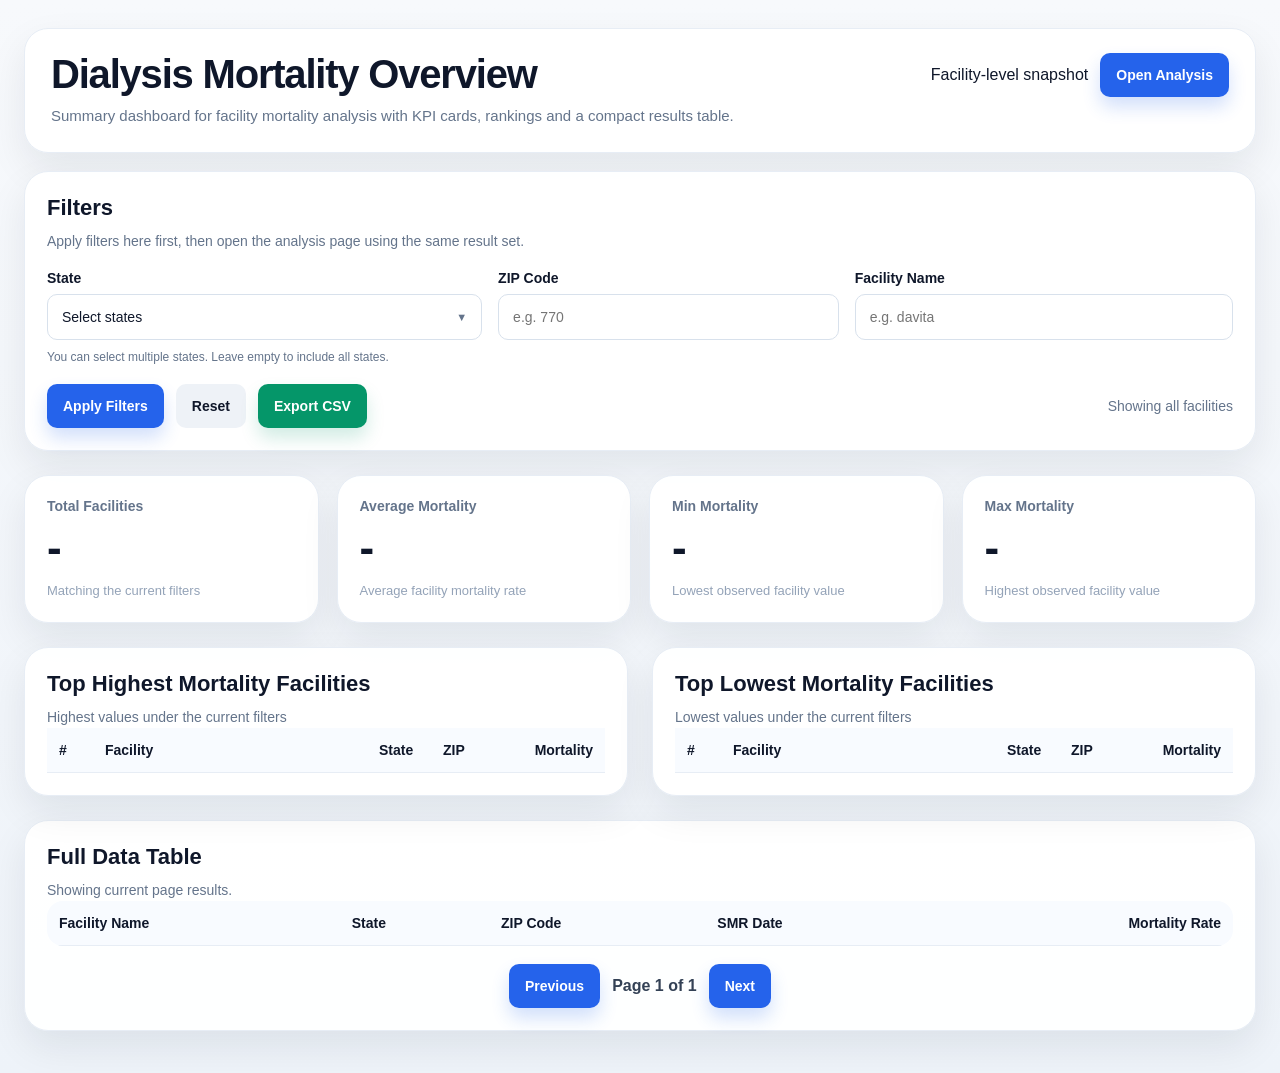
<file: section_c/frontend/index.html>
<!DOCTYPE html>
<html lang="en">
<head>
    <meta charset="UTF-8">
    <meta name="viewport" content="width=device-width, initial-scale=1.0">
    <title>Dialysis Mortality Overview</title>
    <link rel="stylesheet" href="style.css">
</head>
<body>
    <div class="page-shell">
        <header class="page-header">
            <div class="page-header-copy">
                <h1>Dialysis Mortality Overview</h1>
                <p class="page-subtitle">
                    Summary dashboard for facility mortality analysis with KPI cards, rankings and a compact results table.
                </p>
            </div>

            <div class="page-header-actions">
                <span class="soft-badge">Facility-level snapshot</span>
                <a id="analysisPageLink" class="btn btn-primary" href="analysis.html">Open Analysis</a>
            </div>
        </header>

        <section class="dashboard-panel filter-bar-card">
            <div class="card-header-row">
                <div>
                    <h2>Filters</h2>
                    <p class="muted-text">
                        Apply filters here first, then open the analysis page using the same result set.
                    </p>
                </div>
            </div>

            <div class="filter-bar-grid">
                <div class="filter-item">
                    <label for="stateDropdownBtn">State</label>
                    <div class="custom-multi-select" id="stateDropdown">
                        <button type="button" id="stateDropdownBtn" class="custom-multi-select-btn">
                            Select states
                        </button>

                        <div id="stateDropdownMenu" class="custom-multi-select-menu">
                            <div id="stateOptions"></div>
                        </div>
                    </div>
                    <p class="filter-hint">
                        You can select multiple states. Leave empty to include all states.
                    </p>
                </div>

                <div class="filter-item">
                    <label for="zipInput">ZIP Code</label>
                    <input type="text" id="zipInput" placeholder="e.g. 770">
                </div>

                <div class="filter-item">
                    <label for="facilityInput">Facility Name</label>
                    <input type="text" id="facilityInput" placeholder="e.g. davita">
                </div>
            </div>

            <div class="filter-bar-actions">
                <div class="filter-actions">
                    <button id="applyBtn" type="button" class="btn btn-primary">Apply Filters</button>
                    <button id="resetBtn" type="button" class="btn btn-secondary">Reset</button>
                    <button id="exportBtn" type="button" class="btn btn-success">Export CSV</button>
                </div>

                <div id="filterSummary" class="status-inline">Showing all facilities</div>
            </div>
        </section>

        <section class="summary-cards summary-cards-4">
            <div class="card stat-card">
                <p class="metric-label">Total Facilities</p>
                <p id="totalValue" class="metric-value">-</p>
                <p class="metric-footnote">Matching the current filters</p>
            </div>

            <div class="card stat-card">
                <p class="metric-label">Average Mortality</p>
                <p id="avgValue" class="metric-value">-</p>
                <p class="metric-footnote">Average facility mortality rate</p>
            </div>

            <div class="card stat-card">
                <p class="metric-label">Min Mortality</p>
                <p id="minValue" class="metric-value">-</p>
                <p class="metric-footnote">Lowest observed facility value</p>
            </div>

            <div class="card stat-card">
                <p class="metric-label">Max Mortality</p>
                <p id="maxValue" class="metric-value">-</p>
                <p class="metric-footnote">Highest observed facility value</p>
            </div>
        </section>

        <section class="summary-two-col">
            <div class="dashboard-panel list-card">
                <div class="card-header-row">
                    <div>
                        <h2 id="highestTitle">Top Highest Mortality Facilities</h2>
                        <p class="muted-text">Highest values under the current filters</p>
                    </div>
                </div>

                <div class="table-wrapper">
                    <table class="compact-table">
                        <thead>
                            <tr>
                                <th class="col-rank">#</th>
                                <th>Facility</th>
                                <th class="col-state">State</th>
                                <th class="col-zip">ZIP</th>
                                <th class="col-metric numeric">Mortality</th>
                            </tr>
                        </thead>
                        <tbody id="highestTableBody"></tbody>
                    </table>
                </div>
            </div>

            <div class="dashboard-panel list-card">
                <div class="card-header-row">
                    <div>
                        <h2 id="lowestTitle">Top Lowest Mortality Facilities</h2>
                        <p class="muted-text">Lowest values under the current filters</p>
                    </div>
                </div>

                <div class="table-wrapper">
                    <table class="compact-table">
                        <thead>
                            <tr>
                                <th class="col-rank">#</th>
                                <th>Facility</th>
                                <th class="col-state">State</th>
                                <th class="col-zip">ZIP</th>
                                <th class="col-metric numeric">Mortality</th>
                            </tr>
                        </thead>
                        <tbody id="lowestTableBody"></tbody>
                    </table>
                </div>
            </div>
        </section>

        <section class="dashboard-panel compact-table-card">
            <div class="table-header-bar">
                <div>
                    <h2>Full Data Table</h2>
                    <p class="muted-text" id="tableSummary">Showing current page results.</p>
                </div>
            </div>

            <div class="table-wrapper scrollable-table-wrapper">
                <table class="data-table">
                    <thead>
                        <tr>
                            <th>Facility Name</th>
                            <th class="col-state">State</th>
                            <th class="col-zip">ZIP Code</th>
                            <th class="col-date">SMR Date</th>
                            <th class="col-metric numeric">Mortality Rate</th>
                        </tr>
                    </thead>
                    <tbody id="fullTableBody"></tbody>
                </table>
            </div>

            <div class="pagination compact-pagination centered-pagination">
                <button id="prevBtn" type="button" class="btn btn-primary">Previous</button>
                <span id="pageInfo" class="page-info-inline">Page 1 of 1</span>
                <button id="nextBtn" type="button" class="btn btn-primary">Next</button>
            </div>
        </section>
    </div>

    <script src="index.js"></script>
</body>
</html>
</file>
<file: section_c/frontend/style.css>
:root {
    --bg: #f5f7fb;
    --panel: #ffffff;
    --panel-soft: #f8fbff;
    --border: #e7edf5;
    --border-strong: #d8e1ec;
    --text: #0f172a;
    --muted: #64748b;
    --muted-2: #94a3b8;
    --primary: #2563eb;
    --primary-soft: #eff6ff;
    --success: #059669;
    --shadow: 0 16px 38px rgba(15, 23, 42, 0.08);
    --radius-xl: 24px;
    --radius-lg: 18px;
    --radius-md: 14px;
    --radius-sm: 10px;
}

* {
    box-sizing: border-box;
}

html,
body {
    margin: 0;
    padding: 0;
    min-height: 100%;
}

body {
    font-family: Arial, sans-serif;
    background: linear-gradient(180deg, #f7f9fc 0%, #eef3f9 100%);
    color: var(--text);
}

.page-shell {
    width: min(1280px, calc(100% - 48px));
    margin: 28px auto 42px;
}

.analysis-shell {
    width: min(1280px, calc(100% - 48px));
}

.page-header,
.dashboard-panel,
.card {
    background: rgba(255, 255, 255, 0.97);
    border: 1px solid var(--border);
    border-radius: var(--radius-xl);
    box-shadow: var(--shadow);
}

.page-header {
    padding: 24px 26px;
    display: flex;
    justify-content: space-between;
    align-items: flex-start;
    gap: 18px;
    flex-wrap: wrap;
    margin-bottom: 18px;
}

.page-header-copy h1 {
    margin: 0 0 8px;
    font-size: clamp(30px, 4vw, 40px);
    line-height: 1.08;
    letter-spacing: -0.03em;
}

.page-subtitle {
    margin: 0;
    color: var(--muted);
    font-size: 15px;
    line-height: 1.6;
    max-width: 720px;
}

.page-header-actions {
    display: flex;
    align-items: center;
    gap: 12px;
    flex-wrap: wrap;
}

.dashboard-panel {
    padding: 22px;
}

.card {
    padding: 22px;
}

.card-header-row,
.table-header-bar,
.chart-card-header {
    display: flex;
    justify-content: space-between;
    align-items: flex-start;
    gap: 14px;
    flex-wrap: wrap;
}

.card-header-row h2,
.table-header-bar h2,
.chart-card-header h2 {
    margin: 0;
    font-size: 22px;
    line-height: 1.25;
}

.muted-text {
    margin: 8px 0 0;
    color: var(--muted);
    font-size: 14px;
    line-height: 1.6;
}

.btn,
button {
    border: none;
    outline: none;
    border-radius: var(--radius-sm);
    min-height: 44px;
    padding: 0 16px;
    font-size: 14px;
    font-weight: 700;
    cursor: pointer;
    transition: transform 0.15s ease, box-shadow 0.2s ease, opacity 0.2s ease, background 0.2s ease;
}

.btn {
    display: inline-flex;
    align-items: center;
    justify-content: center;
    text-decoration: none;
}

button:hover:not(:disabled),
.btn:hover {
    transform: translateY(-1px);
}

button:disabled {
    opacity: 0.55;
    cursor: not-allowed;
    transform: none;
}

.btn-primary,
#applyBtn,
#prevBtn,
#nextBtn {
    background: var(--primary);
    color: #ffffff;
    box-shadow: 0 10px 18px rgba(37, 99, 235, 0.20);
}

.btn-secondary,
#resetBtn {
    background: #eef2f7;
    color: #0f172a;
}

.btn-success,
#exportBtn {
    background: var(--success);
    color: #ffffff;
    box-shadow: 0 10px 18px rgba(5, 150, 105, 0.18);
}

/* Filter bar */

.filter-bar-card {
    margin-bottom: 24px;
}

.filter-bar-grid {
    display: grid;
    grid-template-columns: 1.15fr 0.9fr 1fr;
    gap: 16px;
    margin-top: 18px;
}

.filter-bar-actions {
    margin-top: 18px;
    display: flex;
    justify-content: space-between;
    align-items: center;
    gap: 14px;
    flex-wrap: wrap;
}

.filter-actions,
.pagination {
    display: flex;
    align-items: center;
    gap: 12px;
    flex-wrap: wrap;
}

.status-inline {
    color: var(--muted);
    font-size: 14px;
    line-height: 1.5;
}

.filter-item label {
    display: block;
    margin-bottom: 8px;
    font-size: 14px;
    font-weight: 700;
    color: var(--text);
}

.filter-item input,
.filter-item select,
.custom-multi-select-btn {
    width: 100%;
    min-height: 46px;
    padding: 11px 14px;
    border: 1px solid var(--border-strong);
    border-radius: var(--radius-sm);
    font-size: 14px;
    background: #ffffff;
    color: var(--text);
}

.filter-item input:focus,
.filter-item select:focus,
.custom-multi-select-btn:focus {
    outline: none;
    border-color: var(--primary);
    box-shadow: 0 0 0 4px rgba(37, 99, 235, 0.10);
}

.filter-hint {
    margin: 8px 0 0;
    font-size: 12px;
    color: var(--muted);
    line-height: 1.5;
}

/* KPI cards */

.summary-cards {
    display: grid;
    gap: 18px;
}

.summary-cards-4 {
    grid-template-columns: repeat(4, minmax(0, 1fr));
    margin-bottom: 24px;
}

.analysis-kpi-row {
    margin-bottom: 24px;
}

.stat-card {
    min-height: 148px;
    display: flex;
    flex-direction: column;
    justify-content: space-between;
}

.metric-label {
    margin: 0;
    font-size: 14px;
    font-weight: 700;
    color: var(--muted);
}

.metric-value {
    margin: 12px 0 0;
    font-size: clamp(34px, 4vw, 44px);
    line-height: 1;
    font-weight: 800;
    letter-spacing: -0.03em;
    color: var(--text);
}

.metric-footnote {
    margin: 10px 0 0;
    font-size: 13px;
    color: var(--muted-2);
    line-height: 1.5;
}

/* Summary tables */

.summary-two-col {
    display: grid;
    grid-template-columns: repeat(2, minmax(0, 1fr));
    gap: 24px;
    margin-bottom: 24px;
}

.list-card {
    min-height: auto;
}

.compact-table-card {
    margin-bottom: 0;
}

.table-header-side {
    display: flex;
    align-items: center;
}

.page-info-inline {
    font-weight: 700;
    color: #334155;
}

.compact-pagination {
    margin-top: 18px;
}

.centered-pagination {
    justify-content: center;
}

.scrollable-table-wrapper {
    max-height: 360px;
    overflow-y: auto;
    border-radius: 16px;
}

/* Analysis layout */

.analysis-toolbar {
    display: flex;
    justify-content: flex-end;
    margin: -2px 0 16px;
}

.analysis-toolbar.is-hidden {
    display: none;
}

.analysis-toolbar-panel {
    display: inline-flex;
    align-items: center;
    gap: 10px;
    width: auto;
    max-width: 100%;
    margin-left: auto;
    padding: 10px 14px;
    border-radius: 16px;
}

.toolbar-text {
    margin: 0;
    font-size: 13px;
    font-weight: 700;
    color: var(--muted);
    white-space: nowrap;
}

.active-filter-chips {
    display: flex;
    flex-wrap: wrap;
    gap: 8px;
    margin-top: 0;
}

.filter-chip {
    display: inline-flex;
    align-items: center;
    min-height: 30px;
    padding: 0 10px;
    border-radius: 999px;
    background: var(--primary-soft);
    color: var(--primary);
    font-size: 12px;
    font-weight: 700;
    white-space: nowrap;
}

.analysis-grid {
    display: grid;
    grid-template-columns: repeat(2, minmax(0, 1fr));
    gap: 24px;
}

.chart-card,
.table-card {
    min-height: 360px;
    overflow: hidden;
}

.state-table-card {
    min-height: 360px;
}

.chart-subtitle {
    margin: 8px 0 14px;
    color: var(--muted);
    font-size: 14px;
    line-height: 1.6;
}

.chart-card canvas {
    width: 100% !important;
}

#zipChart,
#distributionChart {
    height: 220px !important;
}

.chart-empty {
    display: none;
    align-items: center;
    justify-content: center;
    text-align: center;
    background: #f8fbff;
    border: 1px dashed var(--border-strong);
    border-radius: 16px;
    color: var(--muted);
    padding: 24px;
    line-height: 1.6;
}

#zipChartEmpty,
#distributionChartEmpty {
    min-height: 220px;
}

.state-table-wrapper,
.ranking-table-wrapper {
    max-height: 280px;
    overflow-y: auto;
    border-radius: 16px;
}

/* Tables */

.table-wrapper {
    overflow-x: auto;
}

table {
    width: 100%;
    border-collapse: separate;
    border-spacing: 0;
    font-size: 14px;
}

th,
td {
    padding: 12px 12px;
    text-align: left;
    vertical-align: top;
    line-height: 1.45;
    border-bottom: 1px solid var(--border);
}

thead th {
    background: #f8fbff;
    color: var(--text);
    font-weight: 700;
    position: sticky;
    top: 0;
    z-index: 2;
}

tbody tr:hover {
    background: #f9fbff;
}

.numeric {
    text-align: right;
    white-space: nowrap;
}

.empty-cell {
    text-align: center;
    color: var(--muted);
    padding: 18px 12px;
}

/* State comparison table */

.state-comparison-table {
    table-layout: fixed;
}

.state-comparison-table th:nth-child(1),
.state-comparison-table td:nth-child(1) {
    width: 25%;
}

.state-comparison-table th:nth-child(2),
.state-comparison-table td:nth-child(2) {
    width: 35%;
}

.state-comparison-table th:nth-child(3),
.state-comparison-table td:nth-child(3) {
    width: 40%;
}

/* Ranking table */

.ranking-table {
    table-layout: fixed;
}

.ranking-table th,
.ranking-table td {
    padding: 12px 10px;
}

.ranking-table .col-rank {
    width: 52px;
}

.ranking-table .col-facility {
    width: 48%;
}

.ranking-table .col-state {
    width: 72px;
}

.ranking-table .col-zip {
    width: 92px;
}

.ranking-table .col-metric {
    width: 118px;
}

.ranking-table td:nth-child(2) {
    word-break: break-word;
    overflow-wrap: anywhere;
}

.facility-cell {
    word-break: break-word;
    overflow-wrap: anywhere;
}

/* Compact table widths used elsewhere */

.compact-table .col-rank {
    width: 46px;
}

.compact-table .col-state {
    width: 64px;
}

.compact-table .col-zip {
    width: 78px;
}

.compact-table .col-metric {
    width: 96px;
}

/* Custom multi-select */

.custom-multi-select {
    position: relative;
    width: 100%;
}

.custom-multi-select-btn {
    text-align: left;
    cursor: pointer;
    position: relative;
    padding-right: 36px;
    font-weight: 400;
}

.custom-multi-select-btn::after {
    content: "▼";
    position: absolute;
    right: 14px;
    top: 50%;
    transform: translateY(-50%);
    font-size: 11px;
    color: var(--muted);
}

.custom-multi-select-menu {
    display: none;
    position: absolute;
    top: calc(100% + 8px);
    left: 0;
    width: 100%;
    max-height: 260px;
    overflow-y: auto;
    background: #ffffff;
    border: 1px solid var(--border);
    border-radius: 14px;
    box-shadow: 0 16px 28px rgba(15, 23, 42, 0.12);
    z-index: 50;
    padding: 8px 0;
}

.custom-multi-select-menu.show {
    display: block;
}

.custom-multi-option {
    display: flex;
    align-items: center;
    gap: 8px;
    padding: 10px 12px;
    font-size: 14px;
    cursor: pointer;
}

.custom-multi-option:hover {
    background: #f8fbff;
}

.custom-multi-option input {
    width: auto;
    margin: 0;
}

.custom-multi-empty {
    padding: 10px 12px;
    color: var(--muted);
    font-size: 14px;
}

/* Responsive */

@media (max-width: 1180px) {
    .summary-cards-4,
    .analysis-grid {
        grid-template-columns: repeat(2, minmax(0, 1fr));
    }
}

@media (max-width: 920px) {
    .filter-bar-grid,
    .summary-two-col,
    .summary-cards-4,
    .analysis-grid {
        grid-template-columns: 1fr;
    }

    .filter-bar-actions {
        align-items: flex-start;
        flex-direction: column;
    }

    .analysis-toolbar {
        justify-content: flex-start;
    }

    .analysis-toolbar-panel {
        margin-left: 0;
        flex-wrap: wrap;
    }
}

@media (max-width: 760px) {
    .page-shell,
    .analysis-shell {
        width: min(100%, calc(100% - 24px));
        margin: 14px auto 24px;
    }

    .page-header,
    .dashboard-panel,
    .card {
        padding: 18px;
        border-radius: 18px;
    }

    .metric-value {
        font-size: 34px;
    }

    .ranking-table .col-facility {
        width: 42%;
    }

    .ranking-table .col-metric {
        width: 100px;
    }
}
</file>
